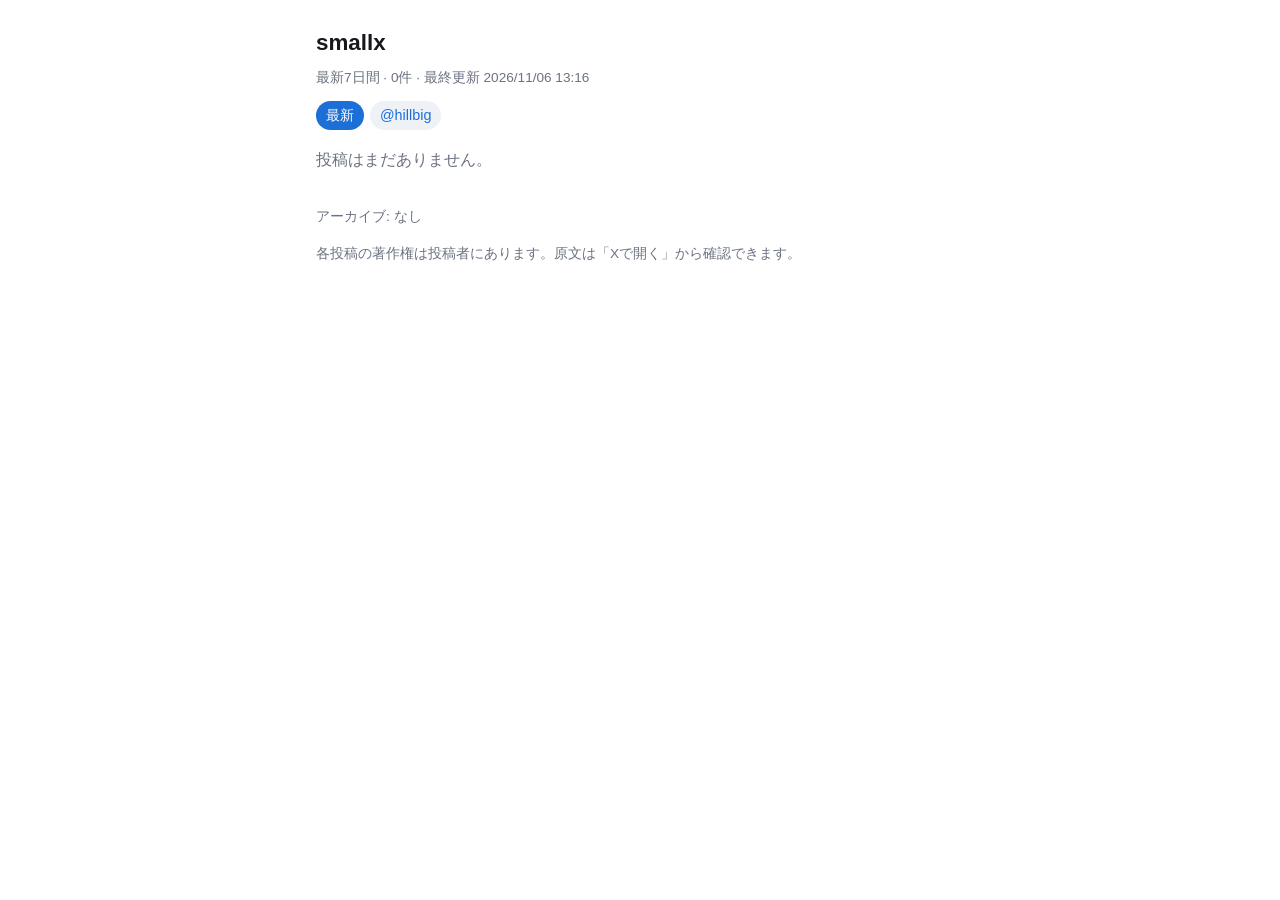
<file: index.html>
<!doctype html>
<html lang="ja"><head><meta charset="utf-8">
<meta name="viewport" content="width=device-width, initial-scale=1">
<meta name="robots" content="noindex, nofollow">
<title>最新7日間 · 0件</title>
<link rel="stylesheet" href="style.css">
</head><body><main>
<header><h1><a href="index.html">smallx</a></h1>
<div class="meta">最新7日間 · 0件 · 最終更新 2026/11/06 13:16</div></header>
<nav class="chips"><a href="index.html" class="on">最新</a><a href="u/hillbig.html" class="">@hillbig</a></nav>
<p class="empty">投稿はまだありません。</p>
<footer class="meta"><div class="months">アーカイブ: なし</div>
<p>各投稿の著作権は投稿者にあります。原文は「Xで開く」から確認できます。</p></footer>
</main></body></html>
</file>
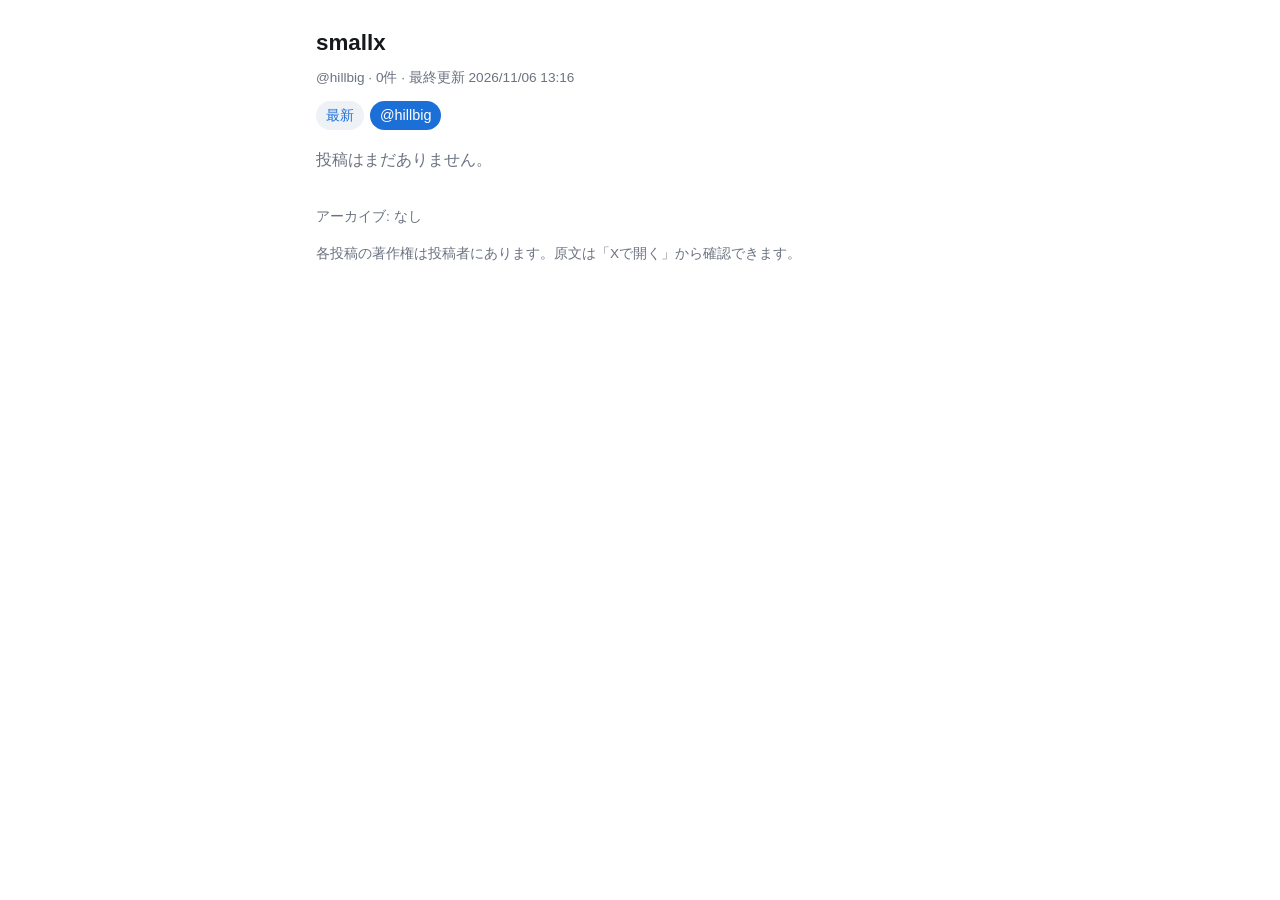
<file: u/hillbig.html>
<!doctype html>
<html lang="ja"><head><meta charset="utf-8">
<meta name="viewport" content="width=device-width, initial-scale=1">
<meta name="robots" content="noindex, nofollow">
<title>@hillbig · 0件</title>
<link rel="stylesheet" href="../style.css">
</head><body><main>
<header><h1><a href="../index.html">smallx</a></h1>
<div class="meta">@hillbig · 0件 · 最終更新 2026/11/06 13:16</div></header>
<nav class="chips"><a href="../index.html" class="">最新</a><a href="../u/hillbig.html" class="on">@hillbig</a></nav>
<p class="empty">投稿はまだありません。</p>
<footer class="meta"><div class="months">アーカイブ: なし</div>
<p>各投稿の著作権は投稿者にあります。原文は「Xで開く」から確認できます。</p></footer>
</main></body></html>
</file>
<file: style.css>
:root { --bg:#fff; --fg:#16181c; --muted:#6b7280; --line:#e5e7eb; --card:#f7f8fa; --link:#1d6fd8; --chip:#eef2f7; }
@media (prefers-color-scheme: dark) {
  :root { --bg:#0f1115; --fg:#e7e9ea; --muted:#9aa0a6; --line:#2a2f37; --card:#171a20; --link:#6aa8ff; --chip:#1f242c; }
}
* { box-sizing: border-box; }
body { margin:0; background:var(--bg); color:var(--fg); line-height:1.7;
       font-family: -apple-system, BlinkMacSystemFont, "Hiragino Sans", "Noto Sans JP", "Yu Gothic UI", sans-serif; }
main { max-width: 680px; margin: 0 auto; padding: 16px; }
a { color: var(--link); text-decoration: none; overflow-wrap: anywhere; }
header h1 { font-size: 1.4rem; margin: 8px 0 4px; }
header h1 a { color: var(--fg); }
.meta { color: var(--muted); font-size: .85rem; }
nav.chips { display:flex; flex-wrap:wrap; gap:6px; margin: 12px 0; }
nav.chips a { background: var(--chip); padding: 2px 10px; border-radius: 999px; font-size: .9rem; }
nav.chips a.on { background: var(--link); color: var(--bg); }
h2.day { font-size: 1rem; margin: 24px 0 4px; padding-bottom: 4px; border-bottom: 2px solid var(--line);
         position: sticky; top: 0; background: var(--bg); }
.post { border-bottom: 1px solid var(--line); padding: 12px 0; }
.post .who { font-weight: 600; }
.post .text { white-space: pre-wrap; overflow-wrap: anywhere; margin-top: 2px; }
.post .foot { color: var(--muted); font-size: .8rem; margin-top: 4px; }
.quoted { border: 1px solid var(--line); border-radius: 10px; padding: 8px 12px; margin-top: 8px;
          font-size: .92rem; background: var(--card); }
.quoted .text { white-space: pre-wrap; overflow-wrap: anywhere; }
.imgs { display:grid; grid-template-columns: repeat(auto-fill, minmax(140px, 1fr)); gap:6px; margin-top:8px; }
.imgs img { width:100%; max-height: 320px; object-fit: cover; border-radius: 8px; }
.empty { color: var(--muted); }
footer { margin: 32px 0 16px; }
footer .months a { margin-right: 10px; }
</file>
